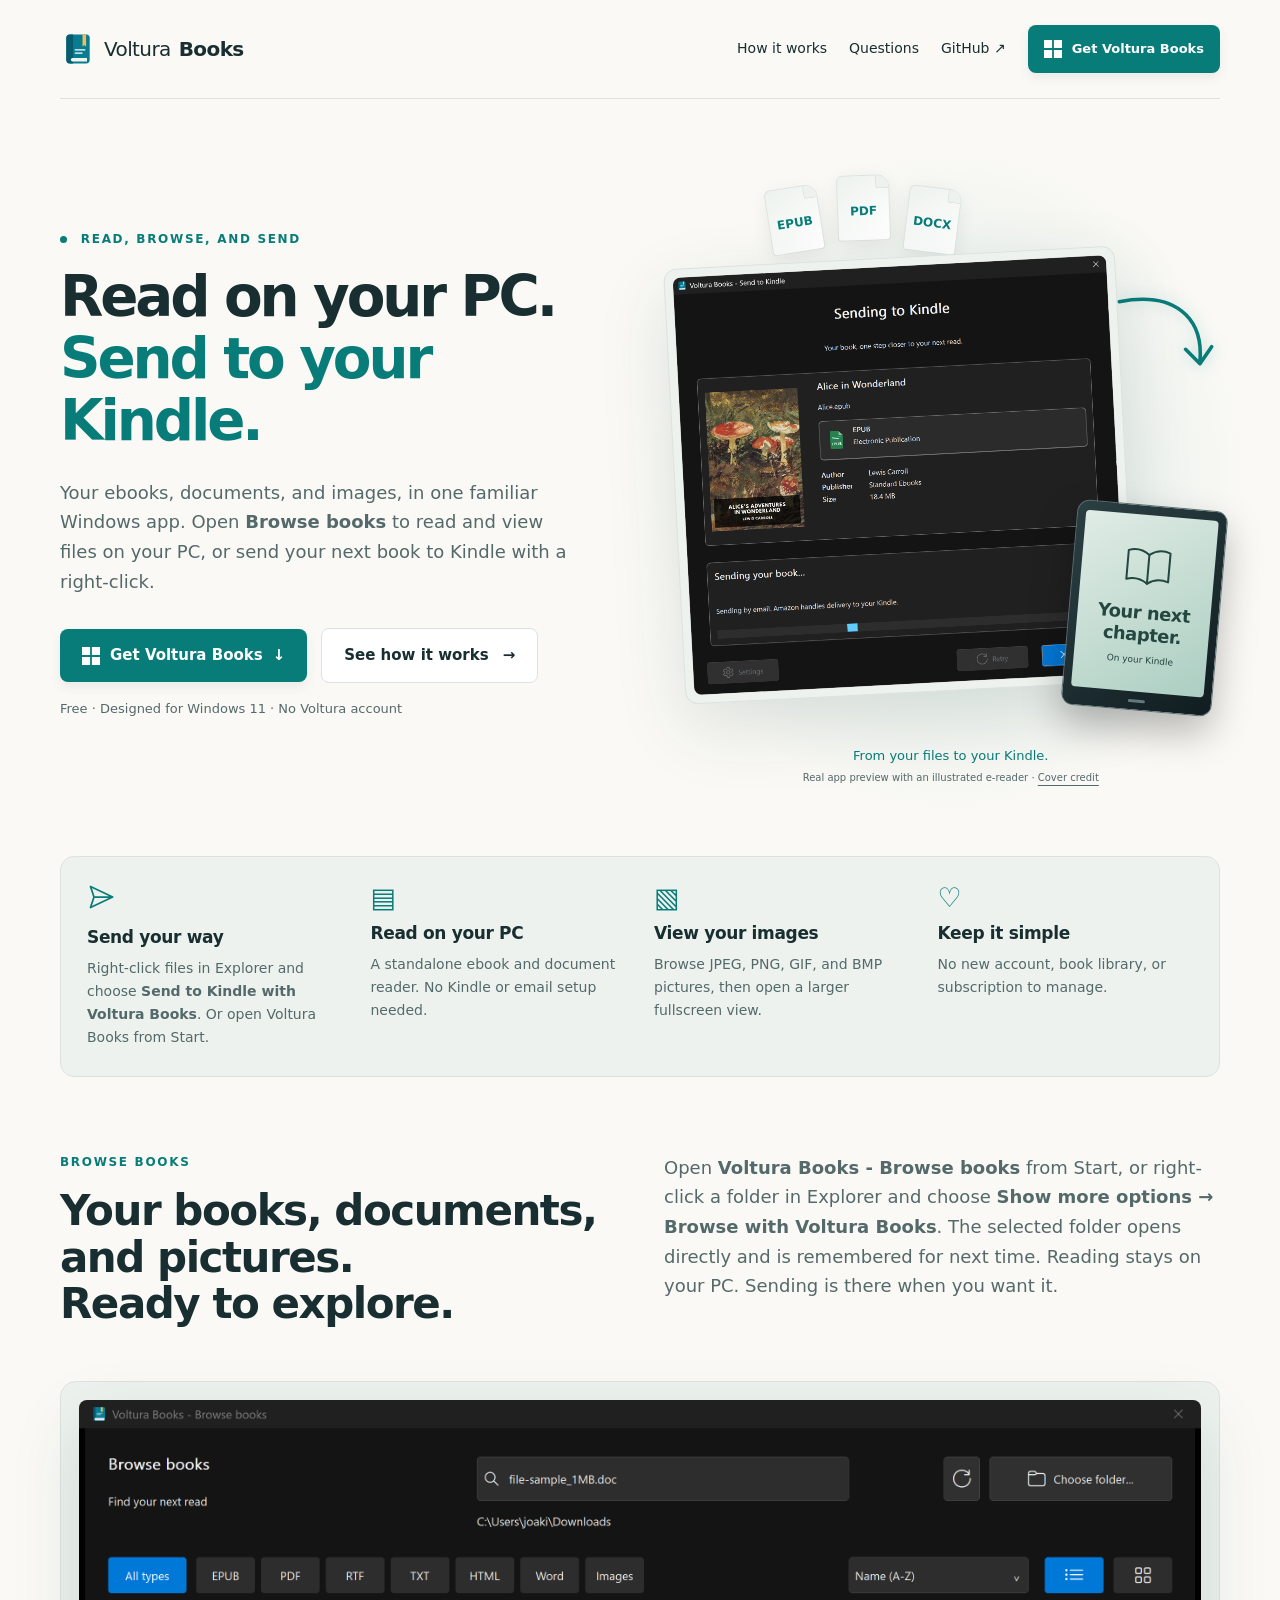
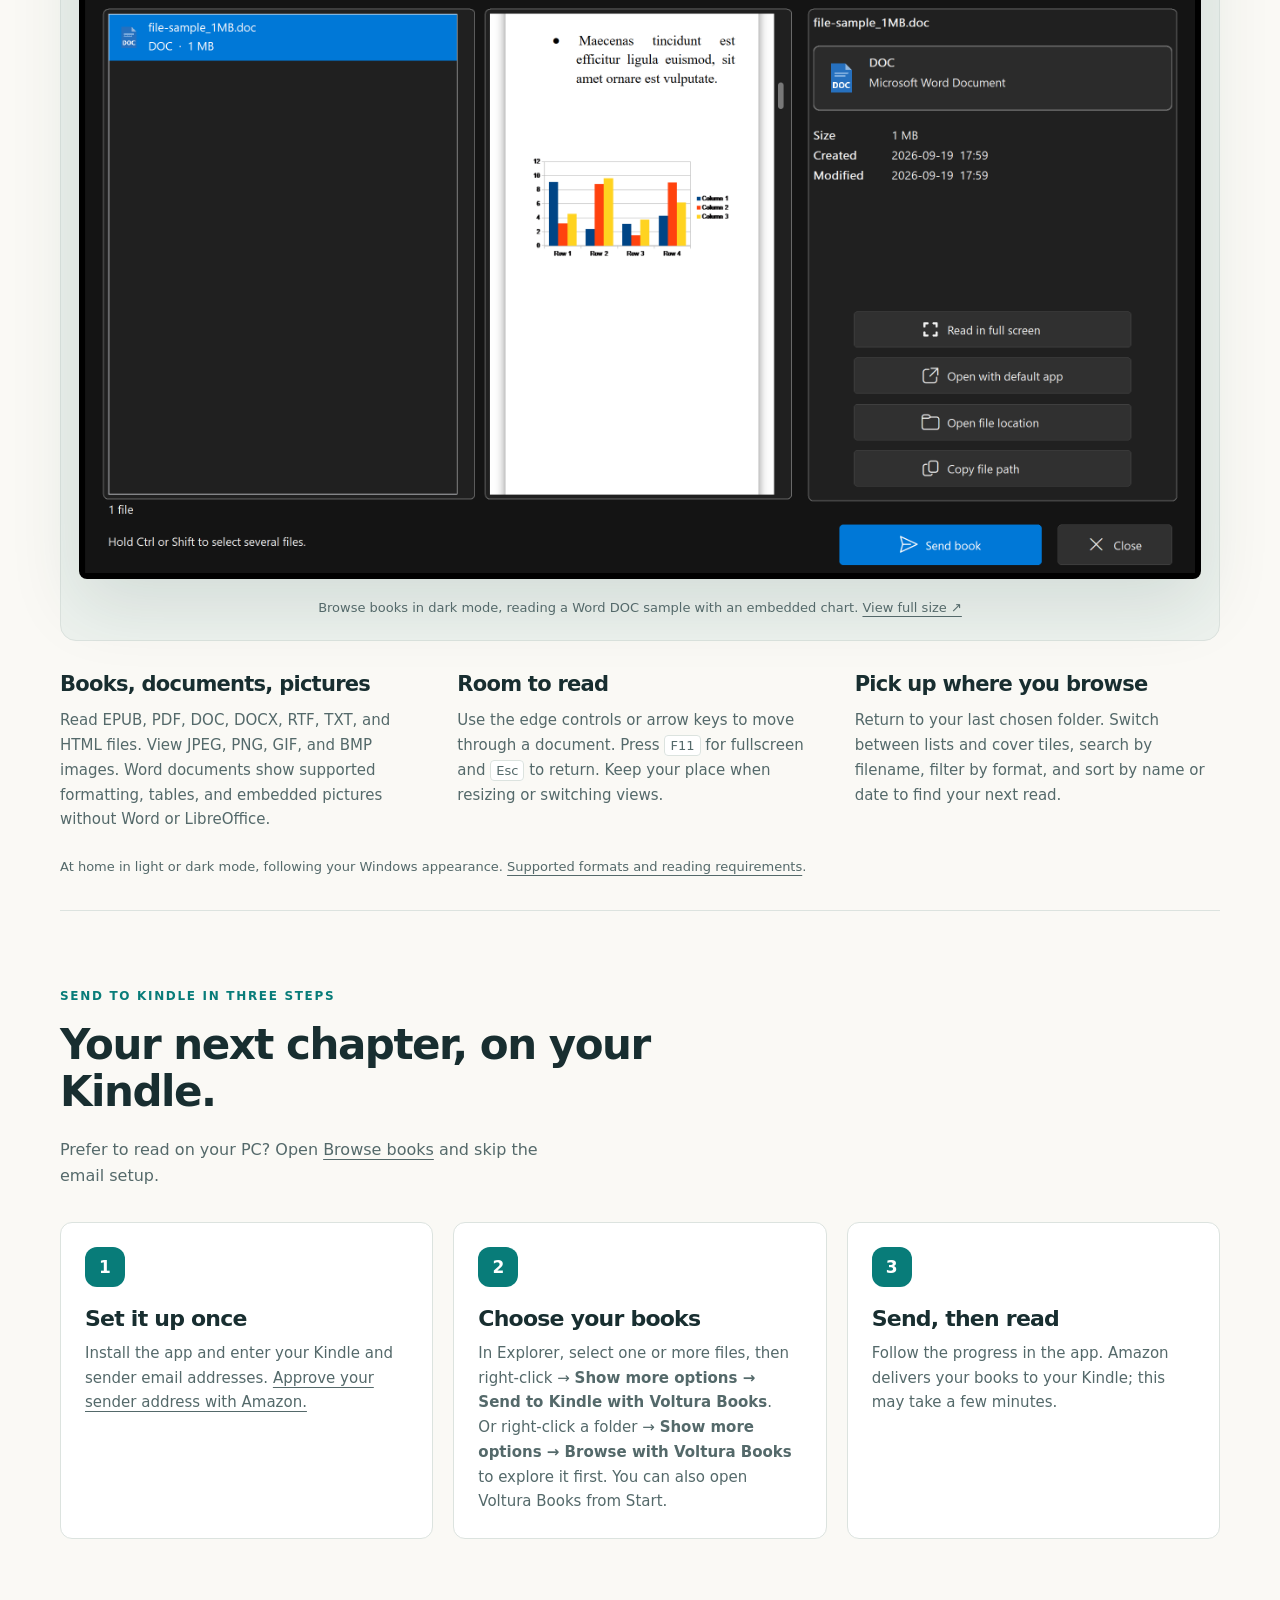
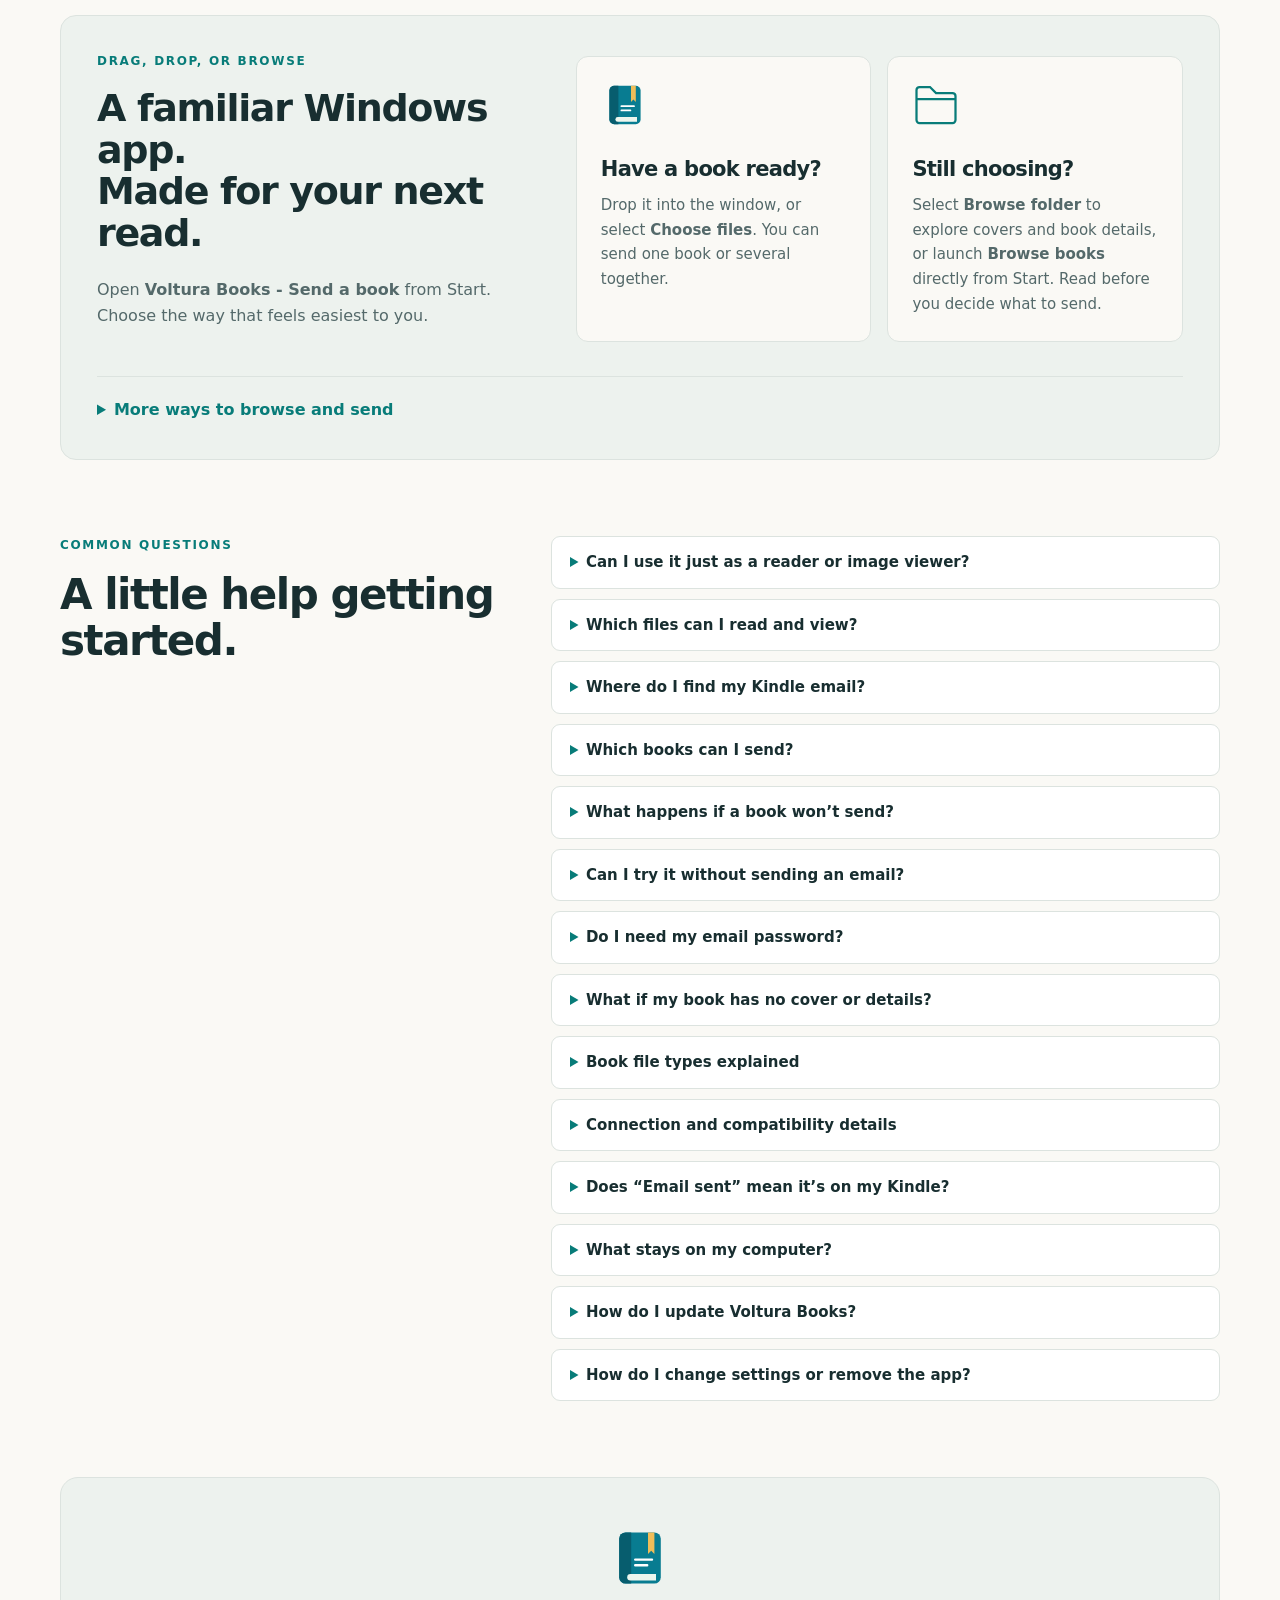
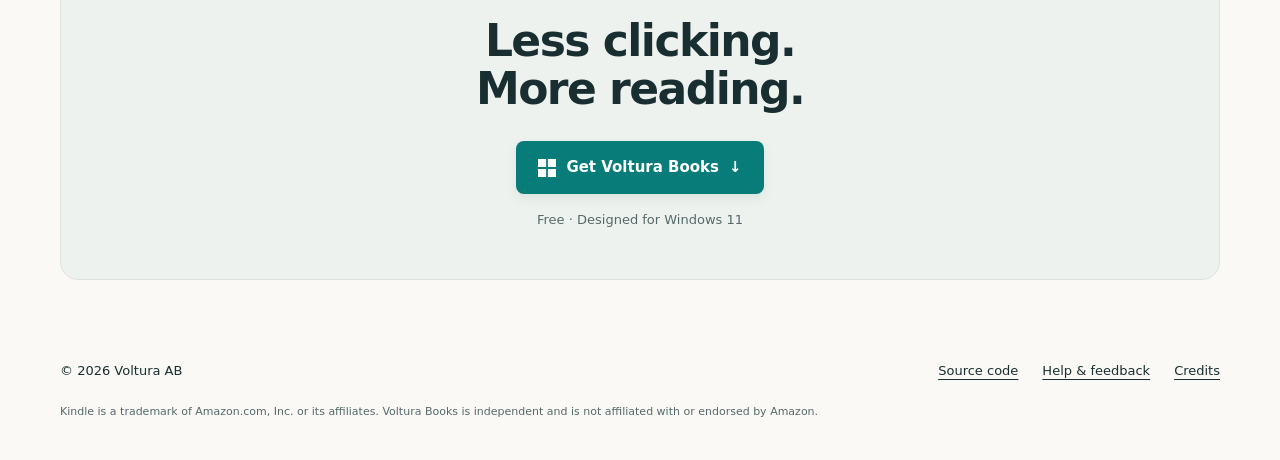
<file: docs/index.html>
<!doctype html>
<html lang="en">
<head>
  <meta charset="utf-8">
  <meta name="viewport" content="width=device-width, initial-scale=1">
  <meta name="color-scheme" content="light dark">
  <meta name="description" content="Read ebooks and documents, view images, and send books to Kindle. Voltura Books is a free standalone reader and image viewer for Windows.">
  <meta property="og:title" content="Voltura Books — Read on your PC. Send to your Kindle.">
  <meta property="og:description" content="A free Windows ebook and document reader, image viewer, and simple way to send books to Kindle.">
  <meta property="og:type" content="website">
  <meta property="og:image" content="https://voltura.github.io/voltura-books/assets/sending-native.png">
  <link rel="canonical" href="https://voltura.github.io/voltura-books/">
  <link rel="icon" href="assets/book.svg" type="image/svg+xml">
  <link rel="stylesheet" href="assets/site.css?v=8">
  <title>Voltura Books — Read on your PC. Send to your Kindle.</title>
</head>
<body>
  <a class="skip" href="#main">Skip to content</a>
  <header class="wrap navigation">
    <a class="wordmark" href="./" aria-label="Voltura Books home"><img src="assets/book.svg" width="36" height="36" alt="">Voltura <strong>Books</strong></a>
    <nav aria-label="Main navigation"><a href="#how-it-works">How it works</a><a href="#questions">Questions</a><a href="https://github.com/voltura/voltura-books">GitHub <span aria-hidden="true">↗</span></a><a class="button primary nav-download" href="https://github.com/voltura/voltura-books/releases"><svg class="windows-icon" width="18" height="18" viewBox="0 0 20 20" fill="currentColor" aria-hidden="true" focusable="false"><path d="M0 0h9v9H0zM11 0h9v9h-9zM0 11h9v9H0zM11 11h9v9h-9z"/></svg>Get Voltura Books</a></nav>
  </header>
  <main id="main">
    <section class="wrap hero">
      <div class="intro">
        <p class="eyebrow"><span class="dot"></span> Read, browse, and send</p>
        <h1>Read on your PC.<br><em>Send to your Kindle.</em></h1>
        <p class="lead">Your ebooks, documents, and images, in one familiar Windows app. Open <strong>Browse books</strong> to read and view files on your PC, or send your next book to Kindle with a right-click.</p>
        <div class="actions"><a class="button primary" href="https://github.com/voltura/voltura-books/releases"><svg class="windows-icon" width="18" height="18" viewBox="0 0 20 20" fill="currentColor" aria-hidden="true" focusable="false"><path d="M0 0h9v9H0zM11 0h9v9h-9zM0 11h9v9H0zM11 11h9v9h-9z"/></svg>Get Voltura Books <span aria-hidden="true">↓</span></a><a class="button secondary" href="#how-it-works">See how it works <span aria-hidden="true">→</span></a></div>
        <p class="fine">Free · Designed for Windows 11 · No Voltura account</p>
      </div>
      <figure class="hero-product">
        <div class="format-tags" aria-label="Examples of supported formats"><span>EPUB</span><span>PDF</span><span>DOCX</span></div>
        <div class="product-frame"><img src="assets/sending-native.png" alt="Voltura Books showing a cover and details while sending Alice’s Adventures in Wonderland" width="1654" height="1593" fetchpriority="high"></div>
        <svg class="delivery-arrow" viewBox="0 0 120 100" fill="none" aria-hidden="true"><path d="M8 12C70 0 102 30 98 78"/><path d="m82 65 16 16 13-19"/></svg>
        <div class="reader-illustration" aria-hidden="true"><div class="reader-screen"><svg viewBox="0 0 64 64" fill="none"><path d="M32 17C24 11 14 10 6 13v36c9-3 18-2 26 4 8-6 17-7 26-4V13c-8-3-18-2-26 4Z"/><path d="M32 17v36"/></svg><strong>Your next<br>chapter.</strong><span>On your Kindle</span></div><div class="reader-button"></div></div>
        <figcaption>From your files to your Kindle.<br><span>Real app preview with an illustrated e-reader · <a href="credits.html">Cover credit</a></span></figcaption>
      </figure>
    </section>
    <section class="wrap feature-strip" aria-label="Why Voltura Books"><div class="feature-grid">
      <article><span class="feature-symbol" aria-hidden="true"><svg width="28" height="28" viewBox="0 0 24 24" fill="none" stroke="currentColor" stroke-width="1.5" stroke-linejoin="round"><path d="M3 3 22 12 3 21 6 12Z M6 12h16"/></svg></span><h2>Send your way</h2><p>Right-click files in Explorer and choose <strong>Send to Kindle with Voltura Books</strong>. Or open Voltura Books from Start.</p></article>
      <article><span class="feature-symbol" aria-hidden="true">▤</span><h2>Read on your PC</h2><p>A standalone ebook and document reader. No Kindle or email setup needed.</p></article>
      <article><span class="feature-symbol" aria-hidden="true">▧</span><h2>View your images</h2><p>Browse JPEG, PNG, GIF, and BMP pictures, then open a larger fullscreen view.</p></article>
      <article><span class="feature-symbol" aria-hidden="true">♡</span><h2>Keep it simple</h2><p>No new account, book library, or subscription to manage.</p></article>
    </div></section>
    <section class="wrap reader-section" id="reader" aria-labelledby="reader-title">
      <div class="reader-intro">
        <div class="section-heading"><p class="eyebrow">Browse books</p><h2 id="reader-title">Your books, documents, and pictures.<br>Ready to explore.</h2></div>
        <p class="lead">Open <strong>Voltura Books - Browse books</strong> from Start, or right-click a folder in Explorer and choose <strong>Show more options → Browse with Voltura Books</strong>. The selected folder opens directly and is remembered for next time. Reading stays on your PC. Sending is there when you want it.</p>
      </div>
      <figure class="reader-shot">
        <a href="assets/browse-reader-dark.png" aria-label="View the full-size dark-mode Browse books screenshot"><img src="assets/browse-reader-dark.png" alt="Browse books in dark mode displaying a Word DOC sample with formatted text and an embedded chart" width="2578" height="1790" loading="lazy" decoding="async"></a>
        <figcaption>Browse books in dark mode, reading a Word DOC sample with an embedded chart. <a href="assets/browse-reader-dark.png">View full size ↗</a></figcaption>
      </figure>
      <div class="reader-features">
        <article><h3>Books, documents, pictures</h3><p>Read EPUB, PDF, DOC, DOCX, RTF, TXT, and HTML files. View JPEG, PNG, GIF, and BMP images. Word documents show supported formatting, tables, and embedded pictures without Word or LibreOffice.</p></article>
        <article><h3>Room to read</h3><p>Use the edge controls or arrow keys to move through a document. Press <kbd>F11</kbd> for fullscreen and <kbd>Esc</kbd> to return. Keep your place when resizing or switching views.</p></article>
        <article><h3>Pick up where you browse</h3><p>Return to your last chosen folder. Switch between lists and cover tiles, search by filename, filter by format, and sort by name or date to find your next read.</p></article>
      </div>
      <p class="reader-note">At home in light or dark mode, following your Windows appearance. <a href="#reader-formats">Supported formats and reading requirements</a>.</p>
    </section>
    <section class="wrap steps-section" id="how-it-works">
      <div class="section-heading"><p class="eyebrow">Send to Kindle in three steps</p><h2>Your next chapter, on your Kindle.</h2><p>Prefer to read on your PC? Open <a href="#reader">Browse books</a> and skip the email setup.</p></div>
      <ol class="steps">
        <li><span class="step-number">1</span><h3>Set it up once</h3><p>Install the app and enter your Kindle and sender email addresses. <a href="#kindle-email">Approve your sender address with Amazon.</a></p></li>
        <li><span class="step-number">2</span><h3>Choose your books</h3><p>In Explorer, select one or more files, then right-click → <strong>Show more options → Send to Kindle with Voltura Books</strong>.</p><p>Or right-click a folder → <strong>Show more options → Browse with Voltura Books</strong> to explore it first. You can also open Voltura Books from Start.</p></li>
        <li><span class="step-number">3</span><h3>Send, then read</h3><p>Follow the progress in the app. Amazon delivers your books to your Kindle; this may take a few minutes.</p></li>
      </ol>
    </section>
    <section class="wrap showcase" aria-labelledby="showcase-title">
      <div class="section-heading"><p class="eyebrow">Drag, drop, or browse</p><h2 id="showcase-title">A familiar Windows app.<br>Made for your next read.</h2><p>Open <strong>Voltura Books - Send a book</strong> from Start. Choose the way that feels easiest to you.</p></div>
      <div class="method-grid">
        <article><img src="assets/book.svg" width="48" height="48" alt=""><h3>Have a book ready?</h3><p>Drop it into the window, or select <strong>Choose files</strong>. You can send one book or several together.</p></article>
        <article><svg class="method-icon" viewBox="0 0 32 32" fill="none" stroke="currentColor" stroke-width="1.5" aria-hidden="true"><path d="M3 9V6a2 2 0 0 1 2-2h7l4 4h11a2 2 0 0 1 2 2v16a2 2 0 0 1-2 2H5a2 2 0 0 1-2-2V9Z"/><path d="M3 12h26"/></svg><h3>Still choosing?</h3><p>Select <strong>Browse folder</strong> to explore covers and book details, or launch <strong>Browse books</strong> directly from Start. Read before you decide what to send.</p></article>
      </div>
      <details class="browse-details"><summary>More ways to browse and send</summary><p>Switch between a list and cover thumbnails. Search by filename, sort by name or modified date, and filter by file type. Hold Ctrl or Shift to select several files; they’ll send one at a time. Available details include title, author, publisher, size, and file dates.</p><p>Get a reminder if you’ve already sent the same book. If you open more files during a send, the app asks whether to add them after the current books.</p></details>
    </section>
    <section class="wrap faq" id="questions">
      <div class="section-heading"><p class="eyebrow">Common questions</p><h2>A little help getting started.</h2></div>
      <div class="questions">
        <details><summary>Can I use it just as a reader or image viewer?</summary><p>Yes. Open <strong>Voltura Books - Browse books</strong> from Start. You don’t need a Kindle, email settings, or a Voltura account to read local files and view images. Reading and fullscreen previews never send emails.</p></details>
        <details id="reader-formats"><summary>Which files can I read and view?</summary><p>The built-in reader supports EPUB, PDF, Word 97–2003 DOC, DOCX, RTF, TXT, and HTML/HTM. The image viewer supports JPEG, PNG, GIF, and BMP; animated GIFs show their first frame. Supported document formatting and embedded images are preserved, though layout can differ from the original app. Word navigation moves by a screenful.</p><p>EPUB, HTML, DOC, and DOCX reading use Microsoft Edge WebView2, normally included with Windows 11. DOC conversion also uses .NET Framework 4.8, included with Windows 11. Word and LibreOffice are not required. Where available, choose <strong>Read as text</strong> if formatted reading fails, or <strong>Open with default app</strong>.</p><p>Protected or encrypted books, password-protected PDFs, and older or damaged DOC files aren’t supported by the built-in reader. Book scripts, external links, and remote resources are blocked. HTML displays embedded content without loading companion files.</p></details>
        <details id="kindle-email"><summary>Where do I find my Kindle email?</summary><p>Visit Amazon’s <a href="https://www.amazon.com/hz/mycd/myx">Content and Devices</a> settings to find your Kindle’s Send-to-Kindle email address. In Personal Document Settings, add your sender email to the Approved Personal Document E-mail List.</p></details>
        <details><summary>Which books can I send?</summary><p>EPUB books, PDF files, Word documents, and several other common formats. Choose one or several. Each file can be up to 50 MB; your email service may have a smaller limit. Password-protected or copy-protected documents may not work.</p></details>
        <details><summary>What happens if a book won’t send?</summary><p>Sending pauses so you can try again, skip that book, or cancel the remaining books. Nothing is retried automatically. For several books, a summary tells you what was sent, skipped, or left unfinished.</p></details>
        <details><summary>Can I try it without sending an email?</summary><p>Yes. Select <strong>Don't send emails</strong> in the Send a book window, then choose <strong>Test sending</strong>. You can browse and read supported files, or watch a simulated send. No email setup is needed for the simulation, and your sent-book history stays unchanged. Reading and fullscreen previews never send emails.</p></details>
        <details><summary>Do I need my email password?</summary><p>If you send through your email provider, yes. Some services, such as Gmail, require a special password for apps; the setup form explains what to use. There is also a direct sending option without a password, though it does not work on every network.</p></details>
        <details><summary>What if my book has no cover or details?</summary><p>You’ll see a full-size placeholder cover with its file type. Missing information never prevents sending. Page counts appear only when available; most EPUB books do not have a fixed number of pages. Word page counts are the values saved in the file and may change when it is opened elsewhere.</p></details>
        <details><summary>Book file types explained</summary><p>The letters at the end of a filename tell you its format. For example, <strong>My book.epub</strong> is an EPUB book.</p>
          <dl class="file-legend">
            <dt>EPUB — electronic publication (.epub)</dt><dd>A common ebook format. Text usually adjusts to your Kindle’s screen and chosen text size. We show its cover when one is included.</dd>
            <dt>PDF — portable document format (.pdf)</dt><dd>Pages laid out like a printed book or document. We show the first page as a preview.</dd>
            <dt>RTF — rich text format (.rtf)</dt><dd>A text document with basic formatting, such as bold words and headings. We show a full-size placeholder cover.</dd>
            <dt>Word documents (.doc, .docx)</dt><dd>Documents created by Microsoft Word and similar apps. Word 97–2003 DOC and DOCX files support local reading with formatting, tables, and embedded pictures, without Word or LibreOffice. Use the arrows to move by a screenful; layout can differ from Word and Kindle. Formatted reading uses Microsoft Edge WebView2, with text-only fallback if unavailable. DOC files convert locally when reading starts, using .NET Framework 4.8, included with Windows 11. Encrypted, damaged, and older DOC formats cannot be converted. Some DOCX files include a cover preview. The original file is sent unchanged.</dd>
            <dt>TXT — plain text (.txt)</dt><dd>Words without page styling or pictures. We show a full-size placeholder cover.</dd>
            <dt>HTML — web-page documents (.html, .htm)</dt><dd>A saved web-page file. Only that file is sent, not a folder of linked pictures. We show a full-size placeholder cover.</dd>
            <dt>Pictures (.jpg, .jpeg, .png, .gif, .bmp)</dt><dd>Common image formats. We show the picture as the preview; for animated GIFs, the first frame.</dd>
            <dt>AZW, AZW3 and MOBI</dt><dd>Kindle and older ebook formats that this email delivery route does not support. Use an EPUB or PDF edition instead; changing the filename ending does not convert a book.</dd>
          </dl><p>Preview availability does not determine whether a file can be sent. <a href="https://digprjsurvey.amazon.co.uk/csad/help/node/TCUBEdEkbIhK07ysFu">Amazon’s supported file types</a>.</p></details>
        <details><summary>Connection and compatibility details</summary><p>Designed and tested for Windows 11 on an x64 PC. Windows 10 compatibility has not been verified; some icons depend on fonts included with Windows 11. Windows 8 and 8.1 are not supported. Provider sending requires verified TLS encryption. Direct sending uses port 25 and may be unencrypted if the receiving server does not offer TLS. Networks and mail servers can block direct delivery.</p><p>Browser-based email sign-in (OAuth) is not supported. Each file is sent unchanged, without conversion or DRM removal. Amazon processes the file and may reject unsupported books. The maximum attachment size is 50,000,000 bytes, before email encoding; your provider may allow less.</p></details>
        <details><summary>Does “Email sent” mean it’s on my Kindle?</summary><p>It means the mail server accepted the email. Amazon still needs to process and deliver the book. If a connection fails after submission, check your Kindle before retrying so you do not send a duplicate.</p></details>
        <details><summary>What stays on my computer?</summary><p>Your settings and sent-book history are stored locally. Passwords use Windows Credential Manager. There is no Voltura account or telemetry. Automatic email setup sends only your email domain to Thunderbird’s configuration service and may query DNS. Your book is sent through the delivery method you choose.</p></details>
        <details><summary>How do I update Voltura Books?</summary><p>Open <strong>About</strong> in the Send a book window and choose <strong>Check for updates</strong>. The app downloads and verifies a newer version, then offers <strong>Install update</strong> when you are ready.</p></details>
        <details><summary>How do I change settings or remove the app?</summary><p>Open <strong>Voltura Books - Settings</strong> from Start. To remove it, go to <strong>Windows Settings → Apps → Installed apps → Voltura Books → Uninstall</strong>. Removal also deletes its settings, saved password, and sent history.</p></details>
      </div>
    </section>
    <section class="wrap closing"><img src="assets/book.svg" width="64" height="64" alt=""><h2>Less clicking.<br>More reading.</h2><a class="button primary" href="https://github.com/voltura/voltura-books/releases"><svg class="windows-icon" width="18" height="18" viewBox="0 0 20 20" fill="currentColor" aria-hidden="true" focusable="false"><path d="M0 0h9v9H0zM11 0h9v9h-9zM0 11h9v9H0zM11 11h9v9h-9z"/></svg>Get Voltura Books <span aria-hidden="true">↓</span></a><p class="fine">Free · Designed for Windows 11</p></section>
  </main>
  <footer class="wrap"><div class="footer-top"><span>© 2026 Voltura AB</span><div><a href="https://github.com/voltura/voltura-books">Source code</a><a href="https://github.com/voltura/voltura-books/issues">Help &amp; feedback</a><a href="credits.html">Credits</a></div></div><p>Kindle is a trademark of Amazon.com, Inc. or its affiliates. Voltura Books is independent and is not affiliated with or endorsed by Amazon.</p></footer>
<script>
  function revealAnswer() {
    const answer = document.getElementById(location.hash.slice(1));
    if (answer instanceof HTMLDetailsElement) answer.open = true;
  }
  window.addEventListener('hashchange', revealAnswer);
  revealAnswer();
</script>
</body>
</html>
</file>
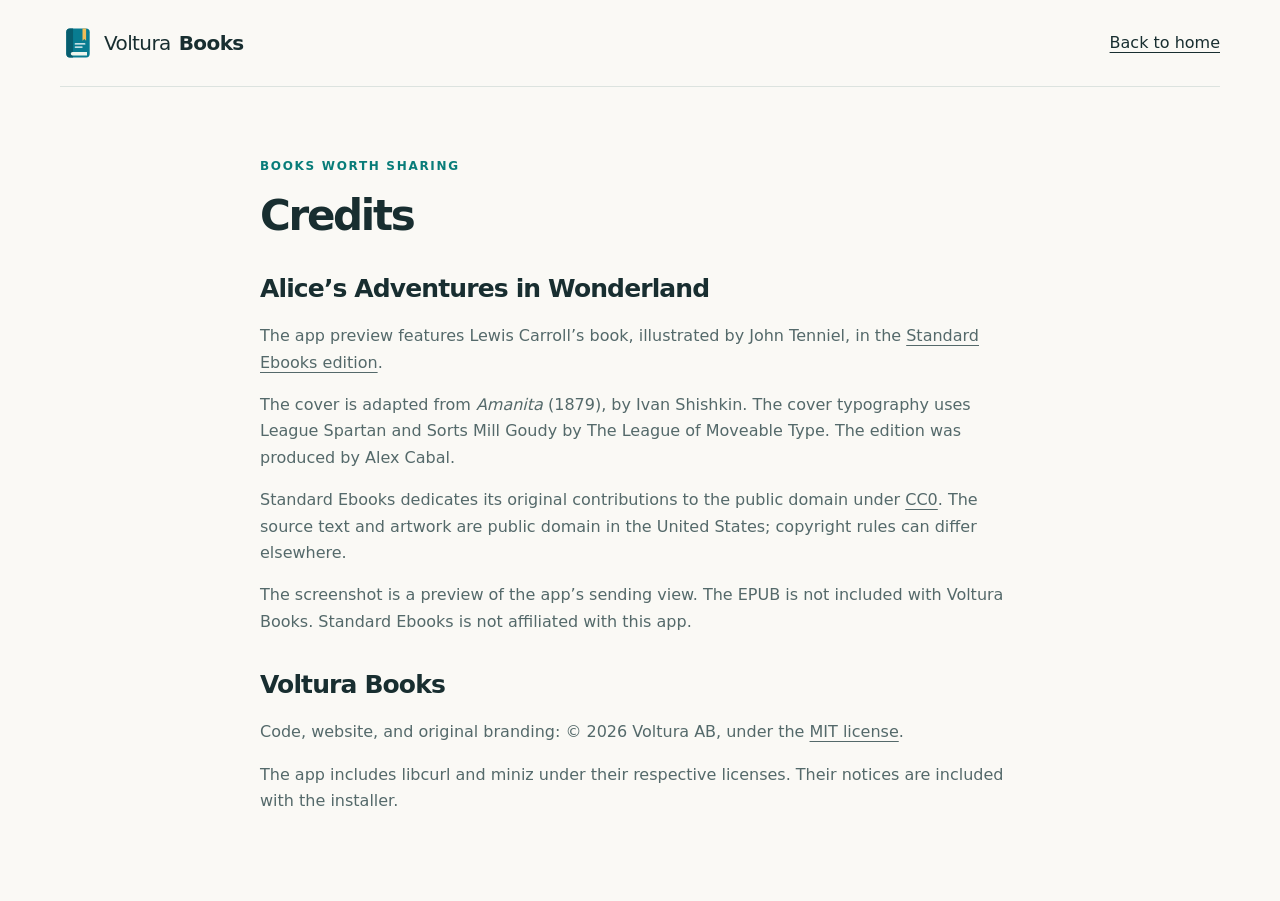
<file: docs/credits.html>
<!doctype html>
<html lang="en"><head><meta charset="utf-8"><meta name="viewport" content="width=device-width, initial-scale=1"><meta name="color-scheme" content="light dark"><title>Credits — Voltura Books</title><link rel="icon" href="assets/book.svg" type="image/svg+xml"><link rel="stylesheet" href="assets/site.css"></head>
<body><header class="wrap navigation"><a class="wordmark" href="./"><img src="assets/book.svg" width="36" height="36" alt="">Voltura <strong>Books</strong></a><a href="./">Back to home</a></header><main class="wrap credits"><p class="eyebrow">Books worth sharing</p><h1>Credits</h1><h2>Alice’s Adventures in Wonderland</h2><p>The app preview features Lewis Carroll’s book, illustrated by John Tenniel, in the <a href="https://standardebooks.org/ebooks/lewis-carroll/alices-adventures-in-wonderland/john-tenniel">Standard Ebooks edition</a>.</p><p>The cover is adapted from <em>Amanita</em> (1879), by Ivan Shishkin. The cover typography uses League Spartan and Sorts Mill Goudy by The League of Moveable Type. The edition was produced by Alex Cabal.</p><p>Standard Ebooks dedicates its original contributions to the public domain under <a href="https://creativecommons.org/publicdomain/zero/1.0/">CC0</a>. The source text and artwork are public domain in the United States; copyright rules can differ elsewhere.</p><p>The screenshot is a preview of the app’s sending view. The EPUB is not included with Voltura Books. Standard Ebooks is not affiliated with this app.</p><h2>Voltura Books</h2><p>Code, website, and original branding: © 2026 Voltura AB, under the <a href="https://github.com/voltura/voltura-books/blob/main/LICENSE">MIT license</a>.</p><p>The app includes libcurl and miniz under their respective licenses. Their notices are included with the installer.</p></main></body></html>
</file>
<file: docs/assets/site.css>
@charset "UTF-8";
:root{color-scheme:light dark;--page:#faf9f5;--ink:#182e30;--muted:#54696a;--line:#dce3df;--card:#fff;--wash:#edf2ee;--accent:#087c79;--accent-ink:#fff;--gold:#efbd59;--shadow:0 24px 70px #183e3620}
*{box-sizing:border-box}html{scroll-behavior:smooth;scroll-padding-top:30px}body{margin:0;background:var(--page);color:var(--ink);font-family:"Segoe UI Variable","Segoe UI",system-ui,sans-serif;font-size:16px;line-height:1.65}a{color:inherit;text-underline-offset:4px}a:hover{color:var(--accent)}a:focus-visible,summary:focus-visible{outline:3px solid var(--accent);outline-offset:6px}img{max-width:100%;height:auto}h1,h2,h3,p{margin-top:0}h1,h2,h3{line-height:1.1;letter-spacing:-.035em}p{color:var(--muted)}.wrap{width:min(1160px,calc(100% - 64px));margin-inline:auto}.skip{position:fixed;left:16px;top:-100px;z-index:5;background:var(--card);padding:12px}.skip:focus{top:12px}.navigation{display:flex;align-items:center;justify-content:space-between;padding-block:25px;border-bottom:1px solid var(--line)}.wordmark{display:flex;align-items:center;gap:8px;font-size:20px;text-decoration:none;letter-spacing:-.03em}.wordmark strong{font-weight:650}.navigation nav{display:flex;gap:28px;font-size:14px}.navigation nav a{text-decoration:none}.hero{display:grid;grid-template-columns:1.2fr 1fr;gap:42px;align-items:center;padding-block:100px 108px}.eyebrow{font-size:12px;text-transform:uppercase;letter-spacing:.14em;font-weight:650;color:var(--accent);margin-bottom:24px}.dot{display:inline-block;width:7px;height:7px;border-radius:50%;background:var(--accent);margin-right:8px}h1{font-size:clamp(40px,4.7vw,64px);font-weight:650;letter-spacing:-.055em;margin-bottom:26px}h1 em{font-style:normal;color:var(--accent)}.lead{font-size:19px;max-width:510px;line-height:1.65}.actions{display:flex;align-items:center;gap:24px;flex-wrap:wrap;margin-top:32px}.button{display:inline-flex;align-items:center;justify-content:center;gap:28px;border-radius:8px;padding:14px 22px;font-size:15px;font-weight:650;text-decoration:none}.primary{background:var(--accent);color:var(--accent-ink);box-shadow:0 5px 12px #083e3212}.primary:hover{color:var(--accent-ink);filter:brightness(1.1)}.text-link{font-size:14px;text-decoration:none}.fine{font-size:13px;line-height:1.65;margin-top:15px}.book-scene{height:380px;position:relative;display:flex;justify-content:center;align-items:center;isolation:isolate}.orbit{position:absolute;border:1px solid var(--line);border-radius:50%;z-index:-1;inset:0}.orbit-two{inset:35px}.paper-card{width:230px;min-height:290px;transform:rotate(-8deg);border:1px solid var(--line);border-radius:12px;background:var(--card);box-shadow:var(--shadow);padding:24px;display:flex;flex-direction:column;align-items:center;gap:8px;margin-left:-45px}.paper-card strong{font-size:16px;letter-spacing:-.025em}.paper-card>span:last-child{font-size:12px;color:var(--muted)}.file-tag{font-size:10px;letter-spacing:.15em;align-self:flex-start;border:1px solid var(--line);border-radius:4px;padding:2px 6px;margin-bottom:8px}.menu-card{position:absolute;right:0;top:160px;min-width:245px;background:var(--card);border:1px solid var(--line);border-radius:12px;box-shadow:var(--shadow);padding:7px;font-size:14px;transform:rotate(3deg)}.menu-muted{display:block;padding:7px 14px;color:var(--muted);font-size:12px}.menu-choice{display:flex;align-items:center;gap:8px;background:var(--wash);padding:10px;border-radius:6px;font-weight:600}.menu-choice>span{margin-left:auto;color:var(--accent)}.scene-caption{position:absolute;bottom:-24px;font-size:12px;color:var(--muted)}.feature-strip{background:var(--wash);border-block:1px solid var(--line)}.feature-grid{display:grid;grid-template-columns:repeat(3,1fr);gap:52px;padding-block:40px}.feature-symbol{font-size:24px;color:var(--accent);display:block;margin-bottom:12px}.feature-grid h2{font-size:18px;letter-spacing:-.02em;margin-bottom:10px}.feature-grid p{font-size:14px;line-height:1.65;margin:0}.showcase{display:grid;grid-template-columns:.7fr 1.3fr;gap:65px;align-items:center;padding-block:100px}.section-heading h2{font-size:clamp(30px,3.3vw,42px);font-weight:600;margin-bottom:22px}.section-heading p:not(.eyebrow){max-width:440px}.app-shot{margin:0;padding:22px;background:var(--wash);border:1px solid var(--line);border-radius:18px}.app-shot img{display:block;width:100%;height:auto;border-radius:9px;box-shadow:var(--shadow)}figcaption{font-size:11px;text-align:center;color:var(--muted);padding-top:18px}.steps-section{border-top:1px solid var(--line);display:grid;grid-template-columns:1fr 1fr;gap:65px;padding-block:85px}.steps{list-style:none;padding:0;margin:0;display:grid;gap:30px}.steps li{display:flex;gap:24px}.step-number{font-size:12px;font-weight:650;color:var(--accent);border:1px solid var(--line);border-radius:50%;width:36px;height:36px;display:grid;place-items:center;flex-shrink:0}.steps h3{font-size:20px;margin-bottom:10px}.steps p{font-size:15px;margin:0}.methods{padding-block:50px 90px}.method-grid{display:grid;grid-template-columns:1fr 1fr;gap:24px}.method-grid article{background:var(--card);padding:32px;border:1px solid var(--line);border-radius:12px}.pill{font-size:11px;text-transform:uppercase;letter-spacing:.08em;background:var(--wash);color:var(--accent);padding:5px 9px;border-radius:5px;display:inline-block;margin-bottom:25px}.method-grid h3{font-size:25px}.method-grid p{font-size:15px;margin-bottom:0}.method-grid .fine{font-size:13px}.faq{display:grid;grid-template-columns:.8fr 1.2fr;gap:65px;border-top:1px solid var(--line);padding-block:85px}.questions details{border-bottom:1px solid var(--line);padding-block:19px}.questions details:first-child{padding-top:0}.questions summary{cursor:pointer;font-weight:600;line-height:1.5;padding-right:10px}.questions p{font-size:14px;margin:18px 0 0}.closing{border:1px solid var(--line);border-radius:18px;background:var(--wash);text-align:center;padding:48px 24px;margin-block:20px 80px}.closing h2{font-size:44px;margin:18px 0 28px}.closing .fine{margin-bottom:0}footer{padding-bottom:28px;font-size:13px}.footer-top{display:flex;justify-content:space-between;gap:24px}.footer-top div{display:flex;gap:24px}footer>p{font-size:11px;max-width:760px;margin-top:22px}.credits{max-width:760px;padding-block:70px}.credits h1{font-size:42px}.credits h2{font-size:25px;margin-top:36px}
@media(prefers-color-scheme:dark){:root{--page:#131e20;--ink:#edf4ef;--muted:#aabcb8;--line:#344447;--card:#1b292c;--wash:#203235;--accent:#81d4c1;--accent-ink:#112d29;--shadow:0 24px 70px #0004}.file-tag{color:var(--muted)}}
@media(max-width:900px){.hero{gap:25px}.menu-card{min-width:215px}.book-scene{height:330px}.paper-card{width:205px}.showcase,.steps-section,.faq{gap:35px}.feature-grid{gap:26px}.actions{gap:18px}}
@media(max-width:700px){.wrap{width:calc(100% - 40px)}.navigation{gap:16px}.navigation nav{gap:16px}.navigation nav a:first-child{display:none}.wordmark{font-size:18px}.hero{grid-template-columns:1fr;padding-block:55px 70px;gap:35px}.hero h1{font-size:46px}.lead{font-size:18px}.book-scene{max-width:400px;width:100%;margin:15px auto 0}.scene-caption{bottom:-18px}.feature-grid{grid-template-columns:1fr;padding-block:35px;gap:30px}.feature-symbol{float:left;margin-right:16px}.feature-grid p{padding-left:40px}.showcase,.steps-section,.faq{grid-template-columns:1fr;padding-block:55px;gap:30px}.showcase .section-heading p{max-width:none}.app-shot{padding:12px}.method-grid{grid-template-columns:1fr}.methods{padding-block:20px 55px}.method-grid article{padding:25px}.closing{margin-bottom:50px}.footer-top{flex-direction:column;gap:12px}.footer-top div{gap:18px;flex-wrap:wrap}.closing h2{font-size:38px}}
@media(max-width:380px){.hero h1{font-size:39px}.navigation nav a:nth-child(2){display:none}.actions{align-items:flex-start;flex-direction:column}.menu-card{min-width:195px}.book-scene{height:330px}.paper-card{margin-left:-30px;width:190px}}
@media(prefers-reduced-motion:reduce){html{scroll-behavior:auto}}

.file-legend{font-size:14px;color:var(--muted)}.file-legend dt{font-weight:600;color:var(--ink);margin-top:18px}.file-legend dd{margin:5px 0 0}
/* Clear product focus and compact, scannable sections. */
.navigation nav{align-items:center;gap:22px}.navigation .nav-download{padding:10px 16px;font-size:13px}.hero{grid-template-columns:1.05fr 1fr;padding-block:76px 68px;gap:56px}.hero h1{font-size:clamp(38px,4.4vw,59px)}.hero .lead{font-size:18px}.actions{gap:14px}.button{gap:14px;min-height:48px}.secondary{border:1px solid var(--line);background:var(--card);color:var(--ink)}.hero-product{margin:0;position:relative;min-width:0}.hero-product:before{content:"";position:absolute;inset:-35px;z-index:-1;background:radial-gradient(ellipse,color-mix(in srgb,var(--accent) 13%,transparent),transparent 70%)}.format-tags{display:flex;gap:10px;justify-content:flex-end;margin-bottom:16px}.format-tags span{padding:5px 12px;border:1px solid var(--line);border-radius:7px;color:var(--accent);background:var(--wash);font-size:12px;font-weight:600}.product-frame{padding:12px;border:1px solid var(--line);border-radius:17px;background:var(--wash);box-shadow:var(--shadow)}.product-frame img{width:100%;display:block;border-radius:8px}.hero-product figcaption{padding-top:12px}.feature-strip{border:1px solid var(--line);border-radius:14px}.feature-grid{grid-template-columns:repeat(4,1fr);gap:28px;padding:26px}.feature-grid article{min-width:0}.feature-symbol{font-size:27px;line-height:1.1;margin-bottom:12px}.feature-grid h2{font-size:17px}.feature-grid p{font-size:14px}.steps-section{display:block;padding-block:76px;border-top:0}.steps-section .section-heading{max-width:680px}.eyebrow{margin-bottom:16px}.steps{grid-template-columns:repeat(3,1fr);gap:20px;margin-top:32px}.steps li{display:block;padding:24px;border:1px solid var(--line);border-radius:12px;background:var(--card)}.step-number{margin-bottom:20px;background:var(--wash);border-color:var(--accent);font-size:15px}.steps h3{font-size:22px}.steps p{font-size:15px}.showcase{border:1px solid var(--line);border-radius:16px;background:var(--wash);padding:36px;gap:30px;grid-template-columns:.85fr 1.15fr}.showcase .section-heading h2{font-size:clamp(28px,3vw,38px)}.method-grid{gap:16px}.method-grid article{padding:24px;background:var(--page)}.method-grid h3{font-size:21px;margin-top:20px;margin-bottom:12px}.method-icon{width:48px;height:48px;color:var(--accent)}.browse-details{grid-column:1/-1;border-top:1px solid var(--line);padding-top:20px}.browse-details summary{cursor:pointer;color:var(--accent);font-weight:600}.browse-details p{font-size:14px;max-width:850px;margin:14px 0 0}.faq{border-top:0;padding-block:76px;gap:45px}.questions{display:grid;gap:10px;align-content:start}.questions details,.questions details:first-child{border:1px solid var(--line);border-radius:9px;background:var(--card);padding:0}.questions summary{padding:14px 18px;font-size:15px}.questions details[open]{border-color:var(--accent)}.questions details>p,.questions details>dl{margin:0;padding:0 18px 18px}.questions details>dl{padding-top:8px}.questions summary::marker{color:var(--accent)}.closing{margin-top:0}.section-heading p:not(.eyebrow){max-width:510px}
@media(max-width:1000px){.navigation nav{gap:14px}.hero{gap:28px}.feature-grid{grid-template-columns:repeat(2,1fr)}.showcase{grid-template-columns:1fr}.method-grid{grid-template-columns:1fr 1fr}}
@media(max-width:700px){.navigation{flex-wrap:wrap;gap:16px;padding-block:18px}.navigation nav{gap:16px;flex-wrap:wrap}.navigation nav a:first-child{display:inline}.navigation nav a[href^="https://github.com/"]:not(.nav-download){display:none}.navigation .nav-download{min-height:40px}.hero{grid-template-columns:1fr;padding-block:44px;gap:32px}.hero h1{font-size:clamp(36px,9vw,48px)}.hero-product{max-width:530px;width:100%;margin-inline:auto}.hero .lead{font-size:17px}.feature-grid{padding:22px;gap:25px}.feature-symbol{float:none;margin-right:0}.feature-grid p{padding-left:0}.steps{grid-template-columns:1fr;gap:14px}.steps-section,.faq{padding-block:48px}.steps li{padding:22px}.step-number{float:left;margin:0 16px 10px 0}.steps h3{padding-top:6px}.steps p{clear:both;padding-top:6px}.showcase{padding:24px;gap:22px}.method-grid{grid-template-columns:1fr}.method-grid article{padding:20px}.faq{grid-template-columns:1fr;gap:24px}.questions summary{padding:14px}.actions{align-items:stretch;flex-direction:row}.actions .button{flex:1;white-space:nowrap}.closing h2{font-size:36px}}
@media(max-width:400px){.feature-grid{grid-template-columns:1fr}.navigation nav a:first-child{display:none}.actions{flex-direction:column}.wordmark{font-size:19px}.showcase{padding:18px}}
/* File cards and an illustrated reader frame the real application screenshot. */
.hero-product{padding-top:12px;padding-bottom:0;isolation:isolate}
.hero-product .format-tags{justify-content:flex-start;padding-left:16%;gap:16px;margin-bottom:-6px;position:relative;z-index:-1}
.hero-product .format-tags span{position:relative;display:grid;place-items:center;width:53px;height:66px;padding:17px 5px 9px;border-radius:6px 13px 4px 4px;background:linear-gradient(145deg,var(--wash),var(--card));box-shadow:0 5px 20px #0001;transform:rotate(-9deg)}
.hero-product .format-tags span:before{content:"";position:absolute;right:0;top:0;width:12px;height:12px;border-left:1px solid var(--line);border-bottom:1px solid var(--line);border-radius:0 10px 0 3px;background:var(--wash)}
.hero-product .format-tags span:nth-child(2){transform:translateY(-12px) rotate(-2deg)}
.hero-product .format-tags span:nth-child(3){transform:rotate(7deg)}
.hero-product .product-frame{width:84%;position:relative;z-index:1;transform:rotate(-3deg);transform-origin:50% 80%;padding:8px;border-radius:13px;margin-top:10px}
.delivery-arrow{position:absolute;right:0;top:19%;width:20%;height:auto;color:var(--accent);stroke:currentColor;stroke-width:4;stroke-linecap:round;stroke-linejoin:round;filter:drop-shadow(0 0 8px color-mix(in srgb,var(--accent) 25%,transparent))}
.reader-illustration{position:relative;z-index:2;width:28%;margin:-35% 0 0 auto;padding:9px 8px 7px;border:1px solid #596d70;border-radius:12px;background:linear-gradient(135deg,#2b4044,#111d20);box-shadow:0 18px 38px #0004;transform:rotate(5deg)}
.reader-screen{aspect-ratio:3/4;display:flex;flex-direction:column;align-items:center;justify-content:center;gap:10px;text-align:center;border-radius:4px;background:linear-gradient(145deg,#e0ece5,#accec2);color:#244740;padding:12px 5px}
.reader-screen svg{width:42%;stroke:currentColor;stroke-width:2.5;stroke-linecap:round;stroke-linejoin:round}
.reader-screen strong{font-size:clamp(13px,1.4vw,19px);line-height:1.2;letter-spacing:-.025em}.reader-screen span{font-size:9px;line-height:1.2}.reader-button{width:17px;height:3px;border-radius:3px;background:#62787a;margin:8px auto 0}
.hero-product figcaption{position:relative;margin-top:22px;font-size:13px;color:var(--accent)}.hero-product figcaption span{font-size:10px;color:var(--muted)}
@media(max-width:700px){.hero-product{padding-inline:8px}.reader-screen strong{font-size:clamp(13px,3.3vw,19px)}.delivery-arrow{right:4px}.hero-product:before{inset:0}.reader-screen{gap:7px}.reader-illustration{padding:7px 6px 5px}}
/* Filled step badges make the sequence easy to scan. */
.steps .step-number{width:40px;height:40px;border:0;border-radius:12px;background:var(--accent);color:var(--accent-ink);font-size:17px;font-weight:700}
/* Filled step badges make the sequence easy to scan. */
.steps .step-number{width:40px;height:40px;border:0;border-radius:12px;background:var(--accent);color:var(--accent-ink);font-size:17px;font-weight:700}

.button:has(.windows-icon){gap:10px}.windows-icon{display:block;flex:none;width:18px;height:18px}

/* Standalone reading and viewing, introduced in 0.1.1. */
.reader-section{padding-block:76px 0}
.reader-intro{display:grid;grid-template-columns:1fr 1fr;gap:48px;align-items:start;margin-bottom:32px}
.reader-intro .lead{margin-bottom:0;font-size:18px;max-width:none}
.reader-shot{margin:0;padding:18px;border:1px solid var(--line);border-radius:16px;background:var(--wash)}
.reader-shot a{display:block}
.reader-shot img{display:block;width:100%;border-radius:8px;box-shadow:var(--shadow)}
.reader-shot figcaption{font-size:13px;padding:18px 8px 4px}
.reader-shot figcaption a{display:inline}
.reader-features{display:grid;grid-template-columns:repeat(3,1fr);gap:32px;margin-top:32px}
.reader-features h3{font-size:21px;margin-bottom:12px}
.reader-features p{font-size:15px;margin-bottom:0}
.reader-features kbd{font:inherit;font-size:13px;border:1px solid var(--line);border-radius:4px;background:var(--card);padding:2px 5px;white-space:nowrap}
.reader-note{font-size:13px;margin:24px 0 0;padding-bottom:32px;border-bottom:1px solid var(--line)}
@media(max-width:700px){.reader-section{padding-top:48px}.reader-intro,.reader-features{grid-template-columns:1fr;gap:20px}.reader-intro{margin-bottom:24px}.reader-intro .section-heading h2{margin-bottom:0}.reader-shot{padding:8px}.reader-shot figcaption{font-size:12px}.reader-features{margin-top:24px}}
</file>
